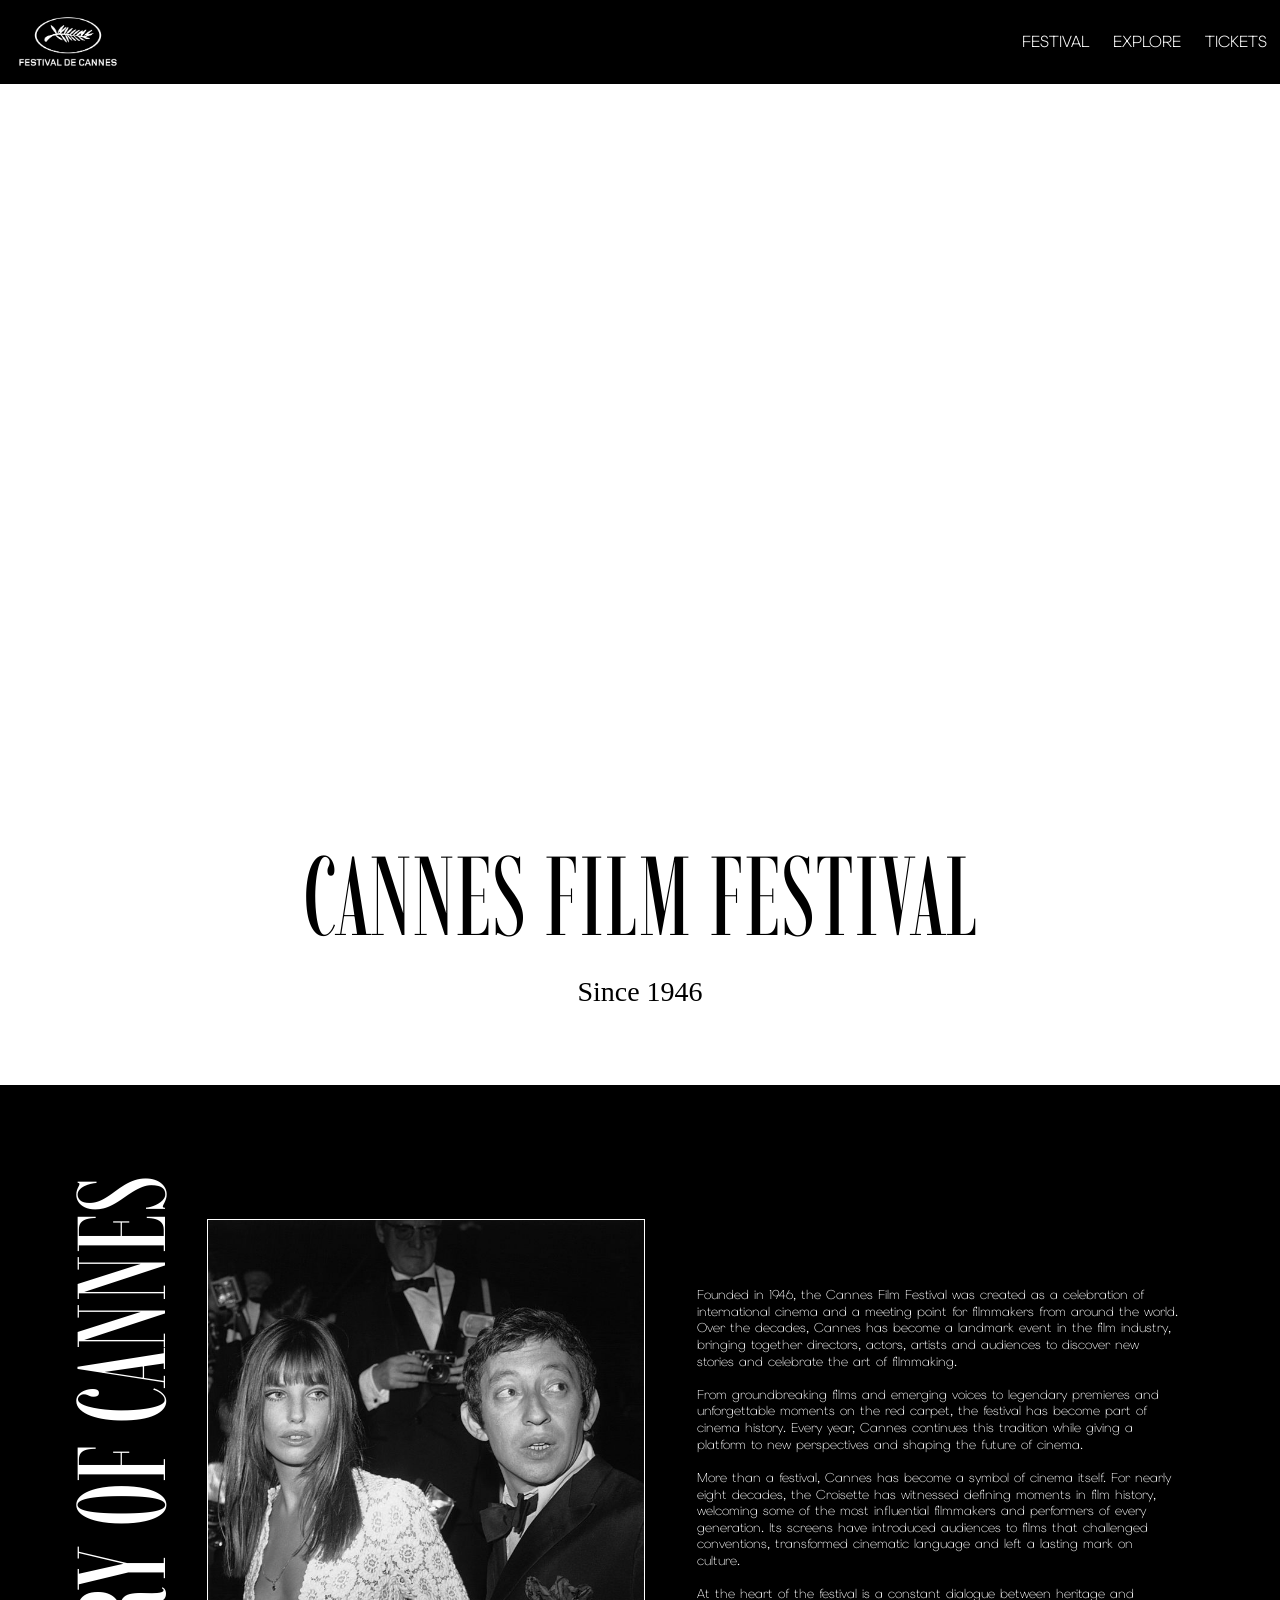
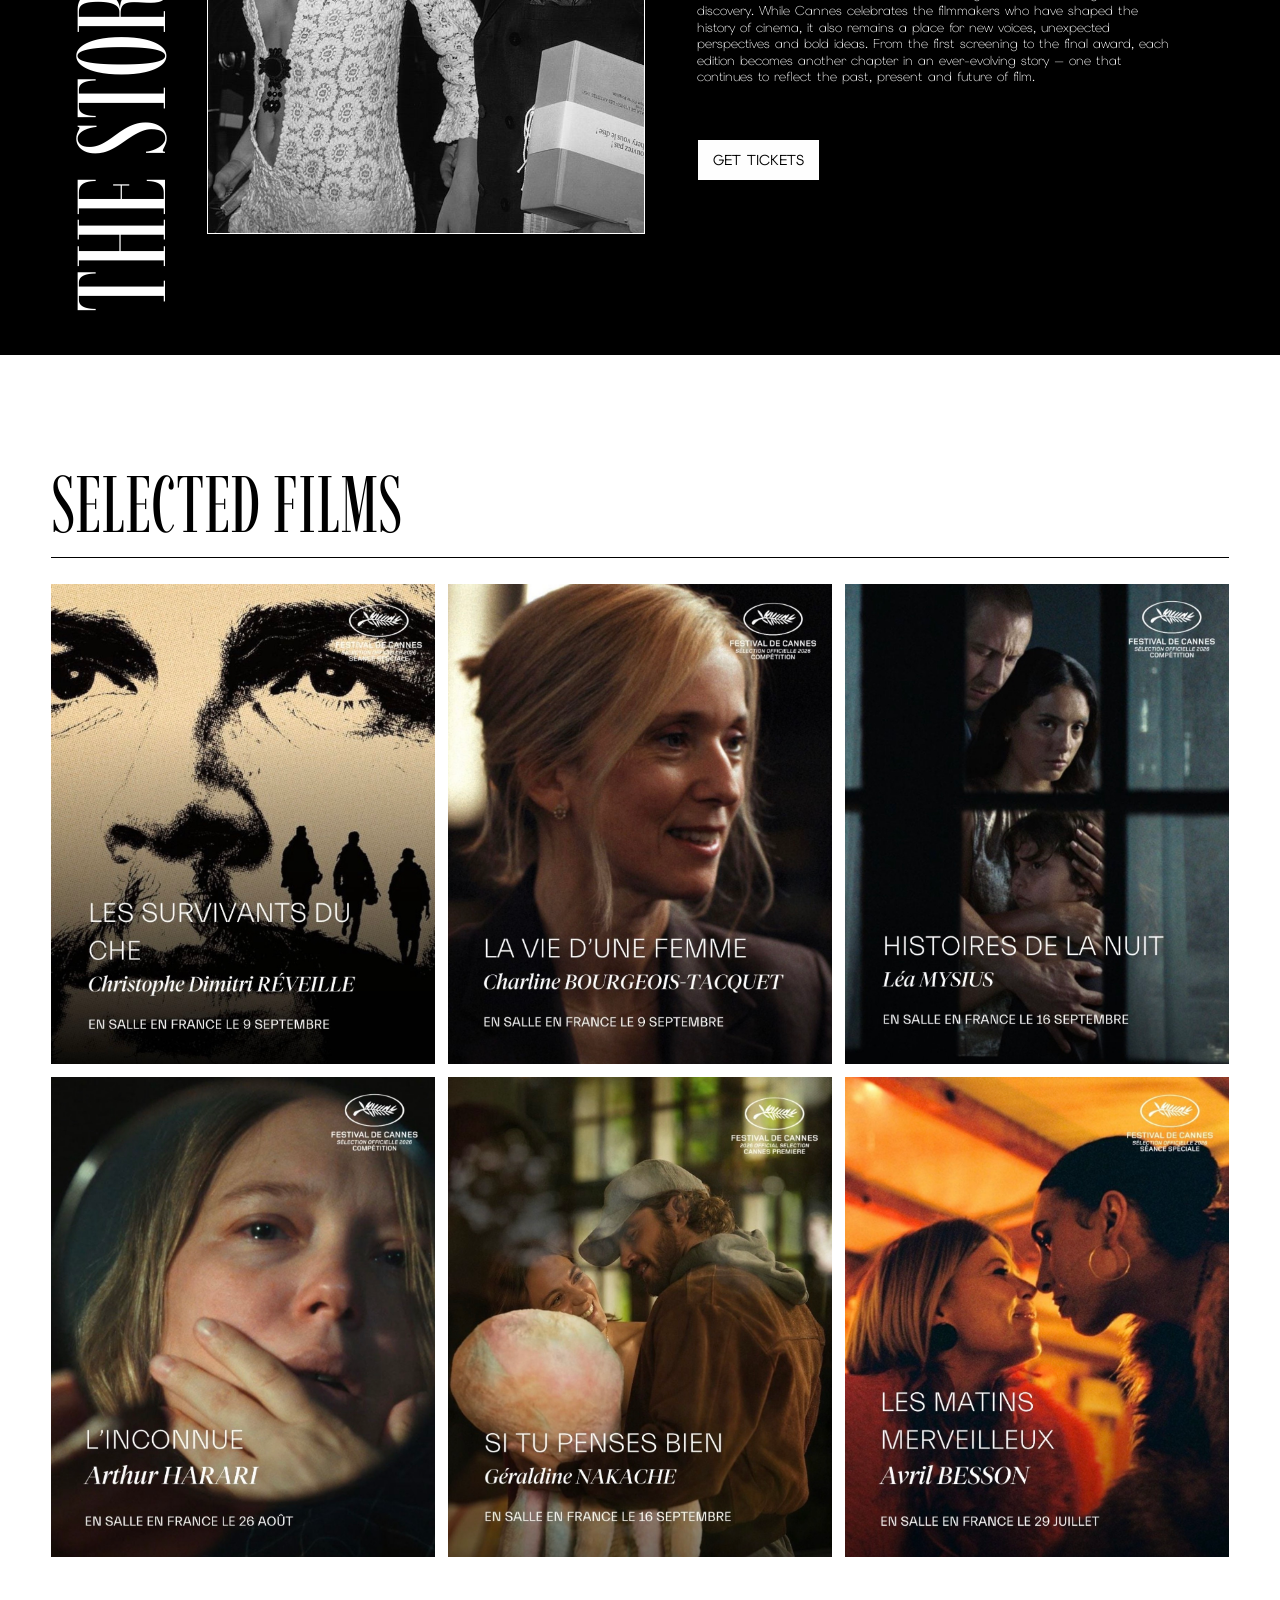
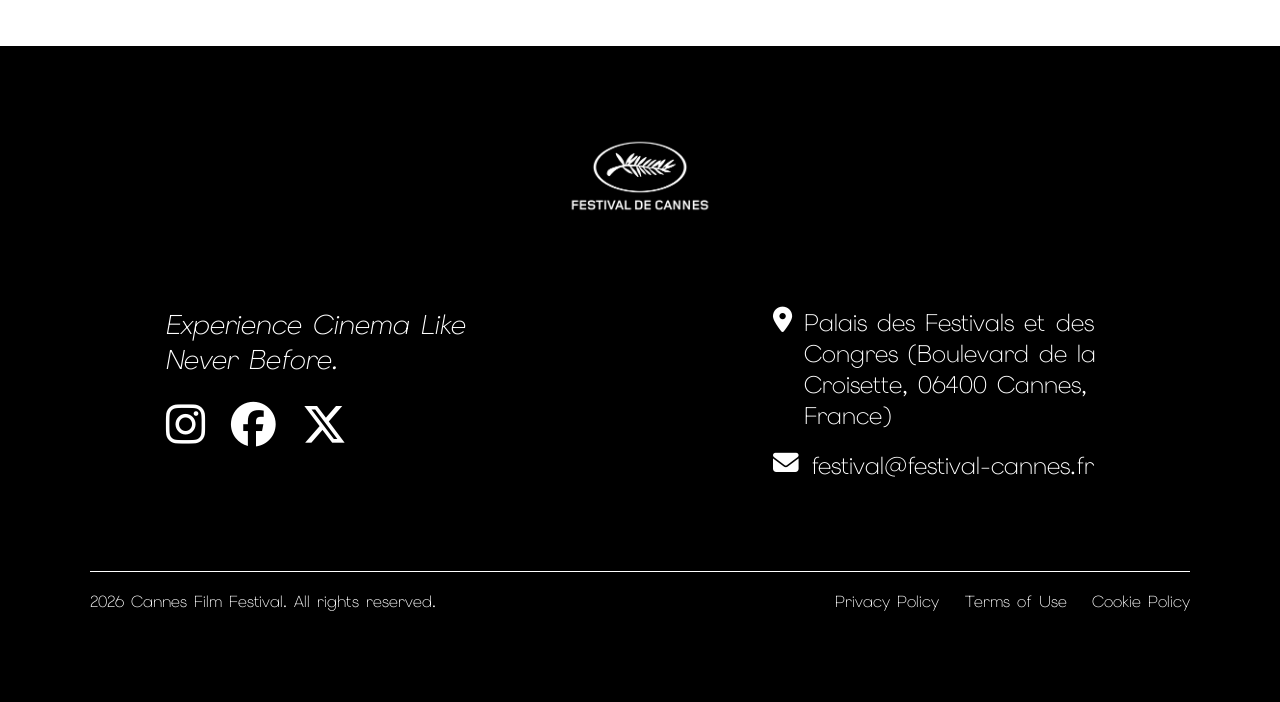
<file: index.html>
<!DOCTYPE html>
<html lang="en">
<head>
    <meta charset="UTF-8">
    <meta name="viewport" content="width=device-width, initial-scale=1.0">
    <title>Cannes Film Festival</title>

    <link rel="stylesheet" href="CSS/style.css">

    <!-- TIPOGRAFIA TÍTULO -->
    <link rel="preconnect" href="https://fonts.googleapis.com">
    <link rel="preconnect" href="https://fonts.gstatic.com" crossorigin>
    <link href="https://fonts.googleapis.com/css2?family=Alien+Block&family=Imbue:opsz,wght@10..100,100..900&display=swap" rel="stylesheet">

    <!-- TIPOGRAFIA SUBTITULO  -->
    <link rel="preconnect" href="https://fonts.googleapis.com">
    <link rel="preconnect" href="https://fonts.gstatic.com" crossorigin>
    <link href="https://fonts.googleapis.com/css2?family=Alien+Block&family=Homemade+Apple&family=Imbue:opsz,wght@10..100,100..900&display=swap" rel="stylesheet">

    <!-- TIPOGRAFIA CUERPO  -->
    <link rel="preconnect" href="https://fonts.googleapis.com">
    <link rel="preconnect" href="https://fonts.gstatic.com" crossorigin>
    <link href="https://fonts.googleapis.com/css2?family=Alien+Block&family=Elms+Sans:ital,wght@0,100..900;1,100..900&family=Homemade+Apple&family=Imbue:opsz,wght@10..100,100..900&display=swap" rel="stylesheet">

    <!-- ICONOS FONT AWESOME -->
    <link rel="stylesheet" href="https://cdnjs.cloudflare.com/ajax/libs/font-awesome/6.7.2/css/all.min.css">

</head>
<body>
    <!-- MENU  -->
    <div class="menu">
        <a href="index.html" class="logo">
            <img src="Gallery/logotipo.png" alt="">
        </a>

        <nav class="nav-desktop">
            <ul>
                <li><a href="index.html">FESTIVAL</a></li>
                <li><a href="explore.html">EXPLORE</a></li>
                <li><a href="tickets.html">TICKETS</a></li>
            </ul>
        </nav>

        <div class="hamb" id="botonMenu">
            <i class="fa-solid fa-bars" id="iconoAbrir"></i>
            <i class="fa-solid fa-xmark" id="iconoCerrar"></i>
        </div>

        <nav class="nav-mobile">
            <ul>
                <li><a href="index.html">FESTIVAL</a></li>
                <li><a href="explore.html">EXPLORE</a></li>
                <li><a href="tickets.html">TICKETS</a></li>
            </ul>
        </nav>
    </div>


    <header class="hero-home">
        <div class="carrusel">
            <img src="Gallery/Carrusell.jpeg" alt="">
            <img src="Gallery/Carrusell 2.jpeg" alt="">
            <img src="Gallery/Carrusell 3.jpeg" alt="">
            <img src="Gallery/Carrusell 4.jpeg" alt="">
            <img src="Gallery/Carrusell 5.jpeg" alt="">
        </div>
    </header>

    <main>
        <section>
            <h1 class="titulo-hero">CANNES FILM FESTIVAL</h1>

            <h2 class="texto">
            Since 1946
            </h2>
        </section>

    <!-- Historia de Cannes  -->
     
    <div class="room-block">
                <div class="room-top">
                    <h1>THE STORY OF CANNES</h1>
                </div>

                <div class="room-content">
                    <div class="room-design">
                        <img src="Gallery/home2.jpeg" alt="">
                    </div>

                    <div class="room-text">
                        <p>
                            Founded in 1946, the Cannes Film Festival was created as a celebration of international cinema and a meeting point for filmmakers from around the world. Over the decades, Cannes has become a landmark event in the film industry, bringing together directors, actors, artists and audiences to discover new stories and celebrate the art of filmmaking.

                            From groundbreaking films and emerging voices to legendary premieres and unforgettable moments on the red carpet, the festival has become part of cinema history. Every year, Cannes continues this tradition while giving a platform to new perspectives and shaping the future of cinema.

                            More than a festival, Cannes has become a symbol of cinema itself. For nearly eight decades, the Croisette has witnessed defining moments in film history, welcoming some of the most influential filmmakers and performers of every generation. Its screens have introduced audiences to films that challenged conventions, transformed cinematic language and left a lasting mark on culture.
                            
                            At the heart of the festival is a constant dialogue between heritage and discovery. While Cannes celebrates the filmmakers who have shaped the history of cinema, it also remains a place for new voices, unexpected perspectives and bold ideas. From the first screening to the final award, each edition becomes another chapter in an ever-evolving story — one that continues to reflect the past, present and future of film.
                        </p>
                    </div>

                </div>

                <div class="boton">
                    <a href = "tickets.html">Get tickets</a>
                </div>
    </div>

   


    <!-- Galeria peliculas seleccionadas -->

         <div class="room-top selected-top">
            <h1>SELECTED FILMS</h1>
        </div>
    
        <section class="gallery">

            <div class="column">
                <img src="Gallery/selected_films1.jpeg" alt="">
                <img src="Gallery/selected_films4.jpeg" alt="">
            </div>

            <div class="column">
                <img src="Gallery/selected_films2.jpeg" alt="">
                <img src="Gallery/selected_films5.jpeg" alt="">
            </div>

            <div class="column">
                <img src="Gallery/selected_films3.jpeg" alt="">
                <img src="Gallery/selected_films6.jpeg" alt="">

            </div>

        </section>


    
    <!-- FOOTER -->
  <footer>

        <div class="footer-logo">
            <img src="Gallery/logotipo.png" alt="Cannes Film Festival">
        </div>

        <div class="footersection">
            <ul>
                <li>
                    <a href="tickets.html"></a>
                </li>
            </ul>
        </div>

        <div class="footersection">
            <div>
                <ul>
                    <li>
                        <a href="https://www.instagram.com/festivaldecannes/?hl=es">
                            <i class="fa-brands fa-instagram"></i>
                        </a>
                    </li>
                    <li>
                        <a href="https://www.facebook.com/festivaldecannes/?locale=es_ES">
                            <i class="fa-brands fa-facebook"></i>
                        </a>
                    </li>
                    <li>
                        <a href="https://x.com/Festival_Cannes">
                            <i class="fa-brands fa-x-twitter"></i>
                        </a>
                    </li>
                </ul>
            </div>
            <div>
                <ul>
                    <li>
                        <a href="#" class="footerlinks"><i class="fa-solid fa-location-dot"></i>
                            <p class="pfooter">Palais des Festivals et des Congres (Boulevard de la Croisette, 06400 Cannes, France)</p>
                        </a>
                    </li>
                    <li>
                        <a href="#" class="footerlinks"><i class="fa-solid fa-envelope"></i><p class="pfooter">festival@festival-cannes.fr</p></a>
                    </li>
                </ul>
            </div>
        </div>

        <div class="footersection">
            <p class="pfooter">2026 Cannes Film Festival. All rights reserved.</p>
            <ul>
                <li>
                    <a href="#">Privacy Policy</a>
                </li>
                <li>
                    <a href="#">Terms of Use</a>
                </li>
                <li>
                    <a href="#">Cookie Policy </a>
                </li>
            </ul>
        </div>
    </footer>


    <script src="JS/add.js"></script>
</body>
</html>
</file>
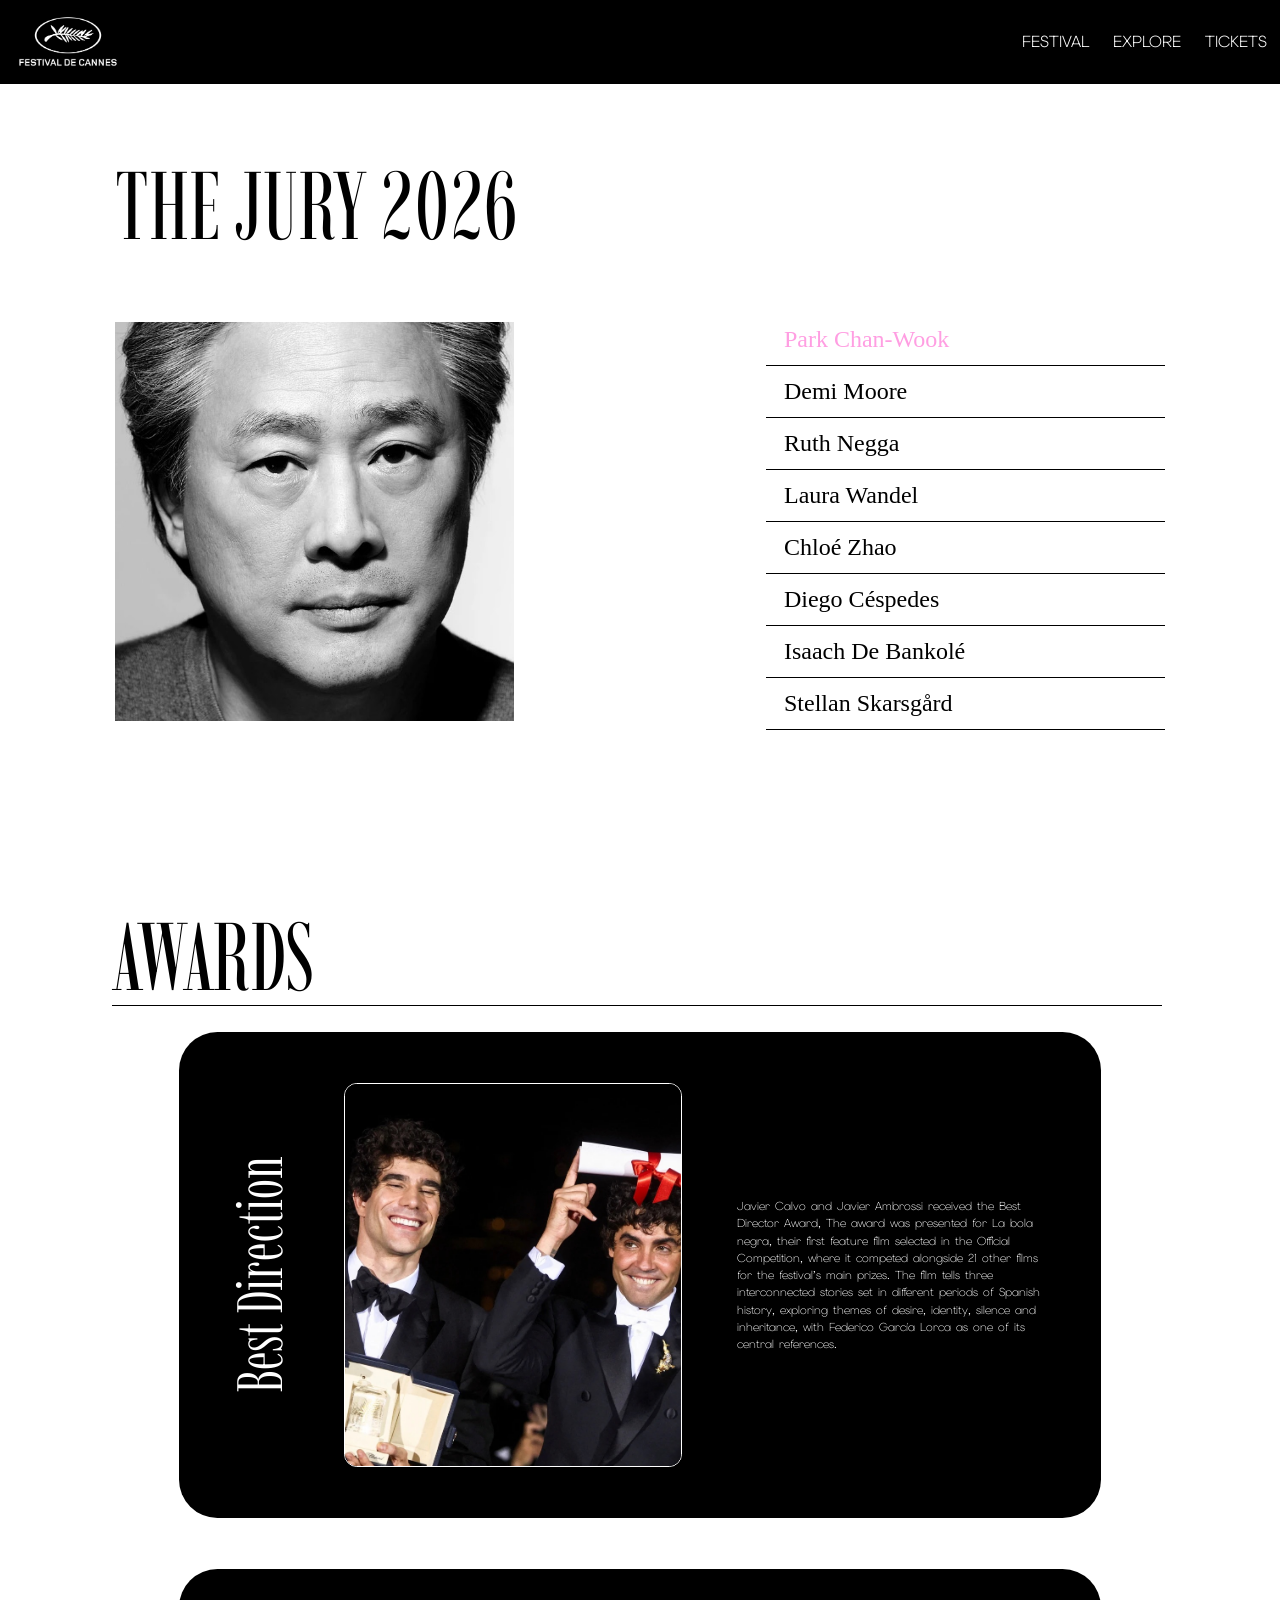
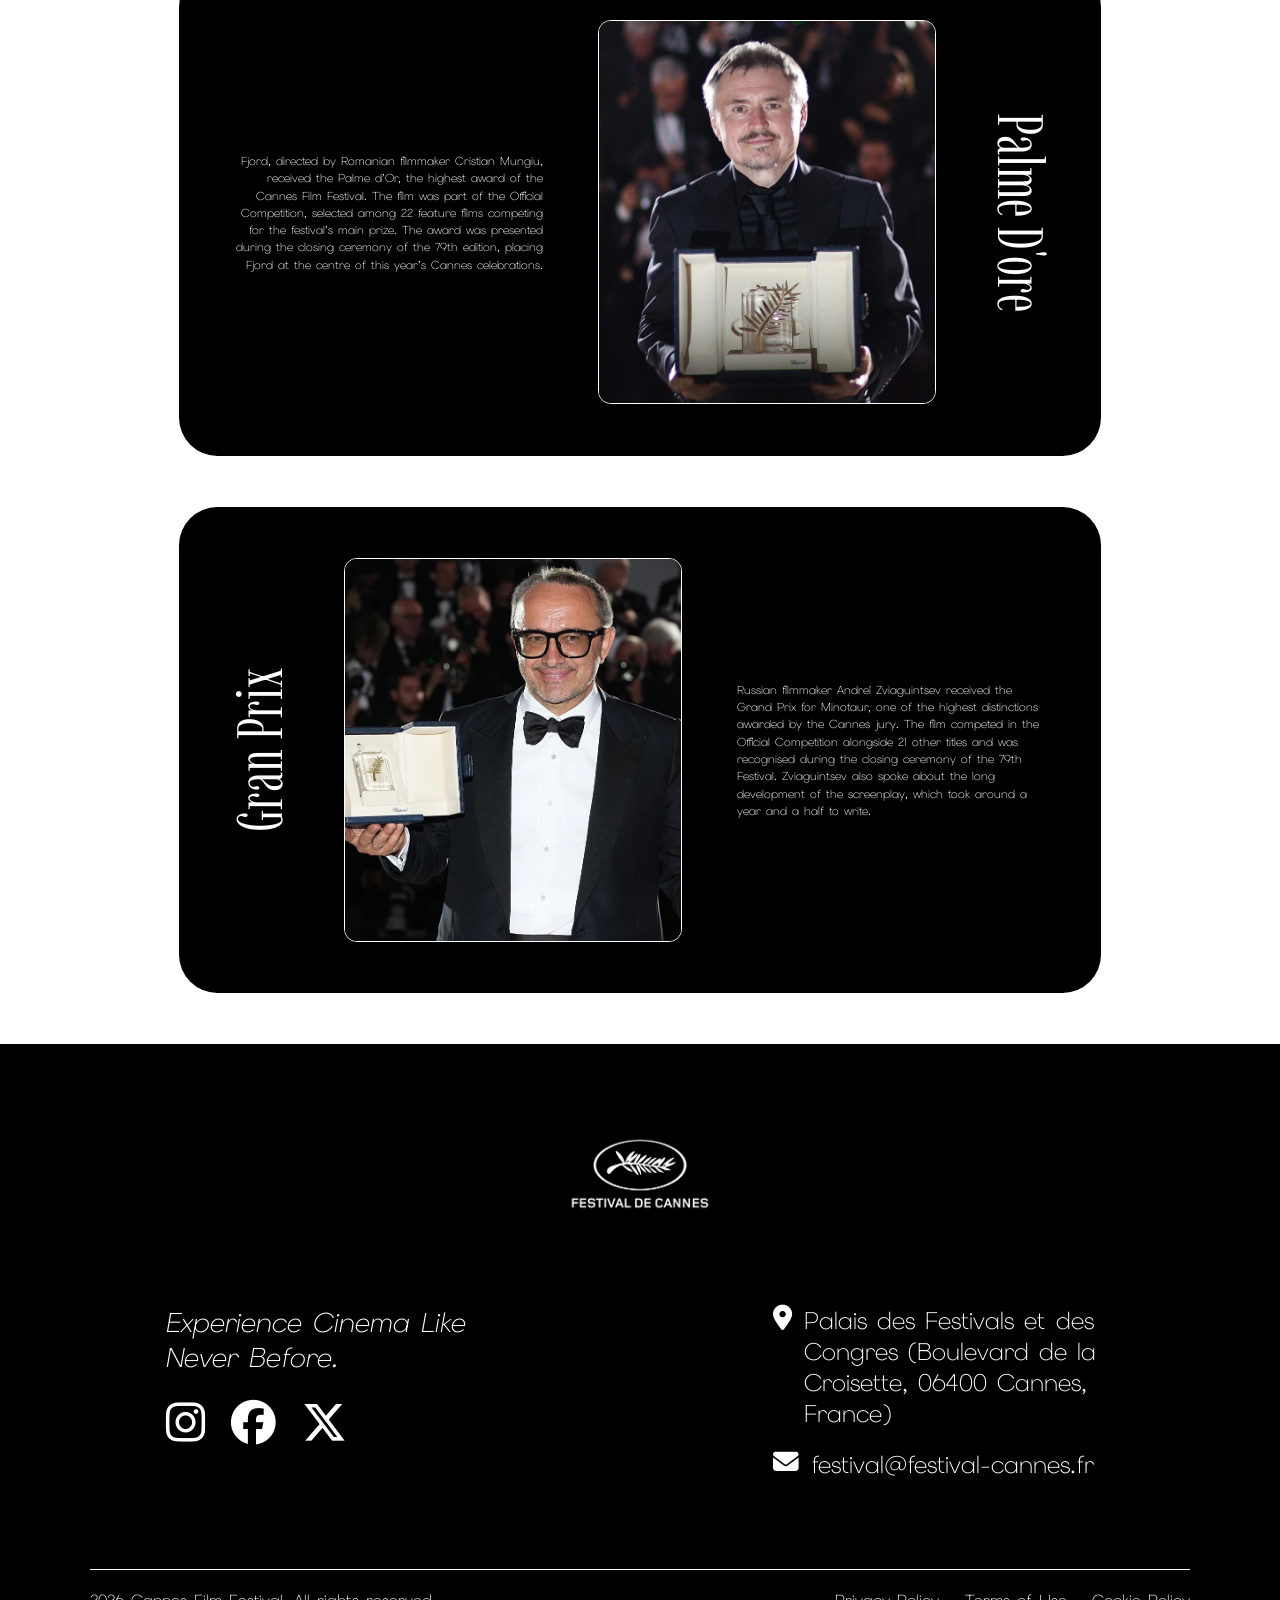
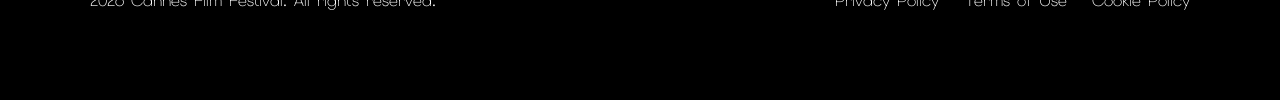
<file: explore.html>
<!DOCTYPE html>
<html lang="en">
<head>
    <meta charset="UTF-8">
    <meta name="viewport" content="width=device-width, initial-scale=1.0">
    <title>Cannes Film Festival</title>

    <link rel="stylesheet" href="CSS/style.css">

     <!-- TIPOGRAFIA TÍTULO -->
    <link rel="preconnect" href="https://fonts.googleapis.com">
    <link rel="preconnect" href="https://fonts.gstatic.com" crossorigin>
    <link href="https://fonts.googleapis.com/css2?family=Alien+Block&family=Imbue:opsz,wght@10..100,100..900&display=swap" rel="stylesheet">

    <!-- TIPOGRAFIA SUBTITULO  -->
    <link rel="preconnect" href="https://fonts.googleapis.com">
    <link rel="preconnect" href="https://fonts.gstatic.com" crossorigin>
    <link href="https://fonts.googleapis.com/css2?family=Alien+Block&family=Homemade+Apple&family=Imbue:opsz,wght@10..100,100..900&display=swap" rel="stylesheet">

    <!-- TIPOGRAFIA CUERPO  -->
    <link rel="preconnect" href="https://fonts.googleapis.com">
    <link rel="preconnect" href="https://fonts.gstatic.com" crossorigin>
    <link href="https://fonts.googleapis.com/css2?family=Alien+Block&family=Elms+Sans:ital,wght@0,100..900;1,100..900&family=Homemade+Apple&family=Imbue:opsz,wght@10..100,100..900&display=swap" rel="stylesheet">

     <!-- ICONOS FONT AWESOME -->
    <link rel="stylesheet" href="https://cdnjs.cloudflare.com/ajax/libs/font-awesome/6.7.2/css/all.min.css">

</head>
<body>
    <!-- MENU  -->
    <div class="menu">
        <a href="index.html" class="logo">
            <img src="Gallery/logotipo.png" alt="">
        </a>

        <nav class="nav-desktop">
            <ul>
                <li><a href="index.html">FESTIVAL</a></li>
                <li><a href="explore.html">EXPLORE</a></li>
                <li><a href="tickets.html">TICKETS</a></li>
            </ul>
        </nav>

        <div class="hamb" id="botonMenu">
            <i class="fa-solid fa-bars" id="iconoAbrir"></i>
            <i class="fa-solid fa-xmark" id="iconoCerrar"></i>
        </div>

        <nav class="nav-mobile">
            <ul>
                <li><a href="index.html">FESTIVAL</a></li>
                <li><a href="explore.html">EXPLORE</a></li>
                <li><a href="tickets.html">TICKETS</a></li>
            </ul>
        </nav>
    </div>
    
 <!-- Galeria jurado-->

  <section class="jury">

        <h1>THE JURY 2026</h1>

        <div class="jury-content">

            <!-- FOTOS -->
            <div class="jury-images">

                <img class="jury-photo photo-1 active"
                    src="Gallery/jurado5.jpeg"
                    alt="Park Chan-Wook">

                <img class="jury-photo photo-2"
                    src="Gallery/jurado1.jpeg"
                    alt="Demi Moore">

                <img class="jury-photo photo-3"
                    src="Gallery/jurado7.jpeg"
                    alt="Ruth Negga">

                <img class="jury-photo photo-4"
                    src="Gallery/jurado6.jpeg"
                    alt="Laura Wandel">

                <img class="jury-photo photo-5"
                    src="Gallery/jurado4.jpeg"
                    alt="Chloé Zhao">

                <img class="jury-photo photo-6"
                    src="Gallery/jurado3.jpeg"
                    alt="Diego Céspedes">

                <img class="jury-photo photo-7"
                    src="Gallery/jurado8.jpeg"
                    alt="Isaach De Bankolé">

                <img class="jury-photo photo-8"
                    src="Gallery/jurado2.jpeg"
                    alt="Stellan Skarsgård">

            

            </div>


            <!-- NOMBRES -->
            <div class="jury-names">

                <p class="name name-1">Park Chan-Wook</p>

                <p class="name name-2">Demi Moore</p>

                <p class="name name-3">Ruth Negga</p>

                <p class="name name-4">Laura Wandel</p>

                <p class="name name-5">Chloé Zhao</p>

                <p class="name name-6">Diego Céspedes</p>

                <p class="name name-7">Isaach De Bankolé</p>

                <p class="name name-8">Stellan Skarsgård</p>

            </div>

        </div>

    </section>


 <!-- Awards  -->

        <h1 class="awards-title">AWARDS</h1>
     
        <div class="room-block award">

            <div class="room-content">

                <div class="room-top">
                    <h1>Best Direction</h1>
                </div>

                <div class="room-design">
                    <img src="Gallery/premio1.jpeg" alt="">
                </div>

                <div class="room-text">
                    <p>Javier Calvo and Javier Ambrossi received the Best Director Award, The award was presented for La bola negra, their first feature film selected in the Official Competition, where it competed alongside 21 other films for the festival’s main prizes. The film tells three interconnected stories set in different periods of Spanish history, exploring themes of desire, identity, silence and inheritance, with Federico García Lorca as one of its central references.</p>
                </div>

            </div>

        </div>

        <div class="room-block award reverse">

            <div class="room-content">

                <div class="room-text">
                    <p>Fjord, directed by Romanian filmmaker Cristian Mungiu, received the Palme d’Or, the highest award of the Cannes Film Festival. The film was part of the Official Competition, selected among 22 feature films competing for the festival’s main prize. The award was presented during the closing ceremony of the 79th edition, placing Fjord at the centre of this year’s Cannes celebrations.</p>
                </div>

                <div class="room-design">
                    <img src="Gallery/premio2.jpeg" alt="">
                </div>

                <div class="room-top">
                    <h1>Palme D'ore</h1>
                </div>

            </div>

        </div>

        <div class="room-block award">

            <div class="room-content">

                <div class="room-top">
                    <h1>Gran Prix</h1>
                </div>

                <div class="room-design">
                    <img src="Gallery/premio3.jpeg" alt="">
                </div>

                <div class="room-text">
                    <p>Russian filmmaker Andreï Zviaguintsev received the Grand Prix for Minotaur, one of the highest distinctions awarded by the Cannes jury. The film competed in the Official Competition alongside 21 other titles and was recognised during the closing ceremony of the 79th Festival. Zviaguintsev also spoke about the long development of the screenplay, which took around a year and a half to write.</p>
                </div>

            </div>

        </div>



   <!-- FOOTER -->
    <footer>

        <div class="footer-logo">
            <img src="Gallery/logotipo.png" alt="Cannes Film Festival">
        </div>

        <div class="footersection">
            <ul>
                <li>
                    <a href="tickets.html"></a>
                </li>
            </ul>
        </div>

        <div class="footersection">
            <div>
                <ul>
                    <li>
                        <a href="https://www.instagram.com/festivaldecannes/?hl=es">
                            <i class="fa-brands fa-instagram"></i>
                        </a>
                    </li>
                    <li>
                        <a href="https://www.facebook.com/festivaldecannes/?locale=es_ES">
                            <i class="fa-brands fa-facebook"></i>
                        </a>
                    </li>
                    <li>
                        <a href="https://x.com/Festival_Cannes">
                            <i class="fa-brands fa-x-twitter"></i>
                        </a>
                    </li>
                </ul>
            </div>
            <div>
                <ul>
                    <li>
                        <a href="#" class="footerlinks"><i class="fa-solid fa-location-dot"></i><p class="pfooter">Palais des Festivals et des Congres (Boulevard de la Croisette, 06400 Cannes, France)</p></a>
                    </li>
                    <li>
                        <a href="#" class="footerlinks"><i class="fa-solid fa-envelope"></i><p class="pfooter">festival@festival-cannes.fr</p></a>
                    </li>
                </ul>
            </div>
        </div>

        <div class="footersection">
            <p class="pfooter">2026 Cannes Film Festival. All rights reserved.</p>
            <ul>
                <li>
                    <a href="#">Privacy Policy</a>
                </li>
                <li>
                    <a href="#">Terms of Use</a>
                </li>
                <li>
                    <a href="#">Cookie Policy </a>
                </li>
            </ul>
        </div>
    </footer>


    <script src="JS/add.js"></script>
</body>
</html>
</file>
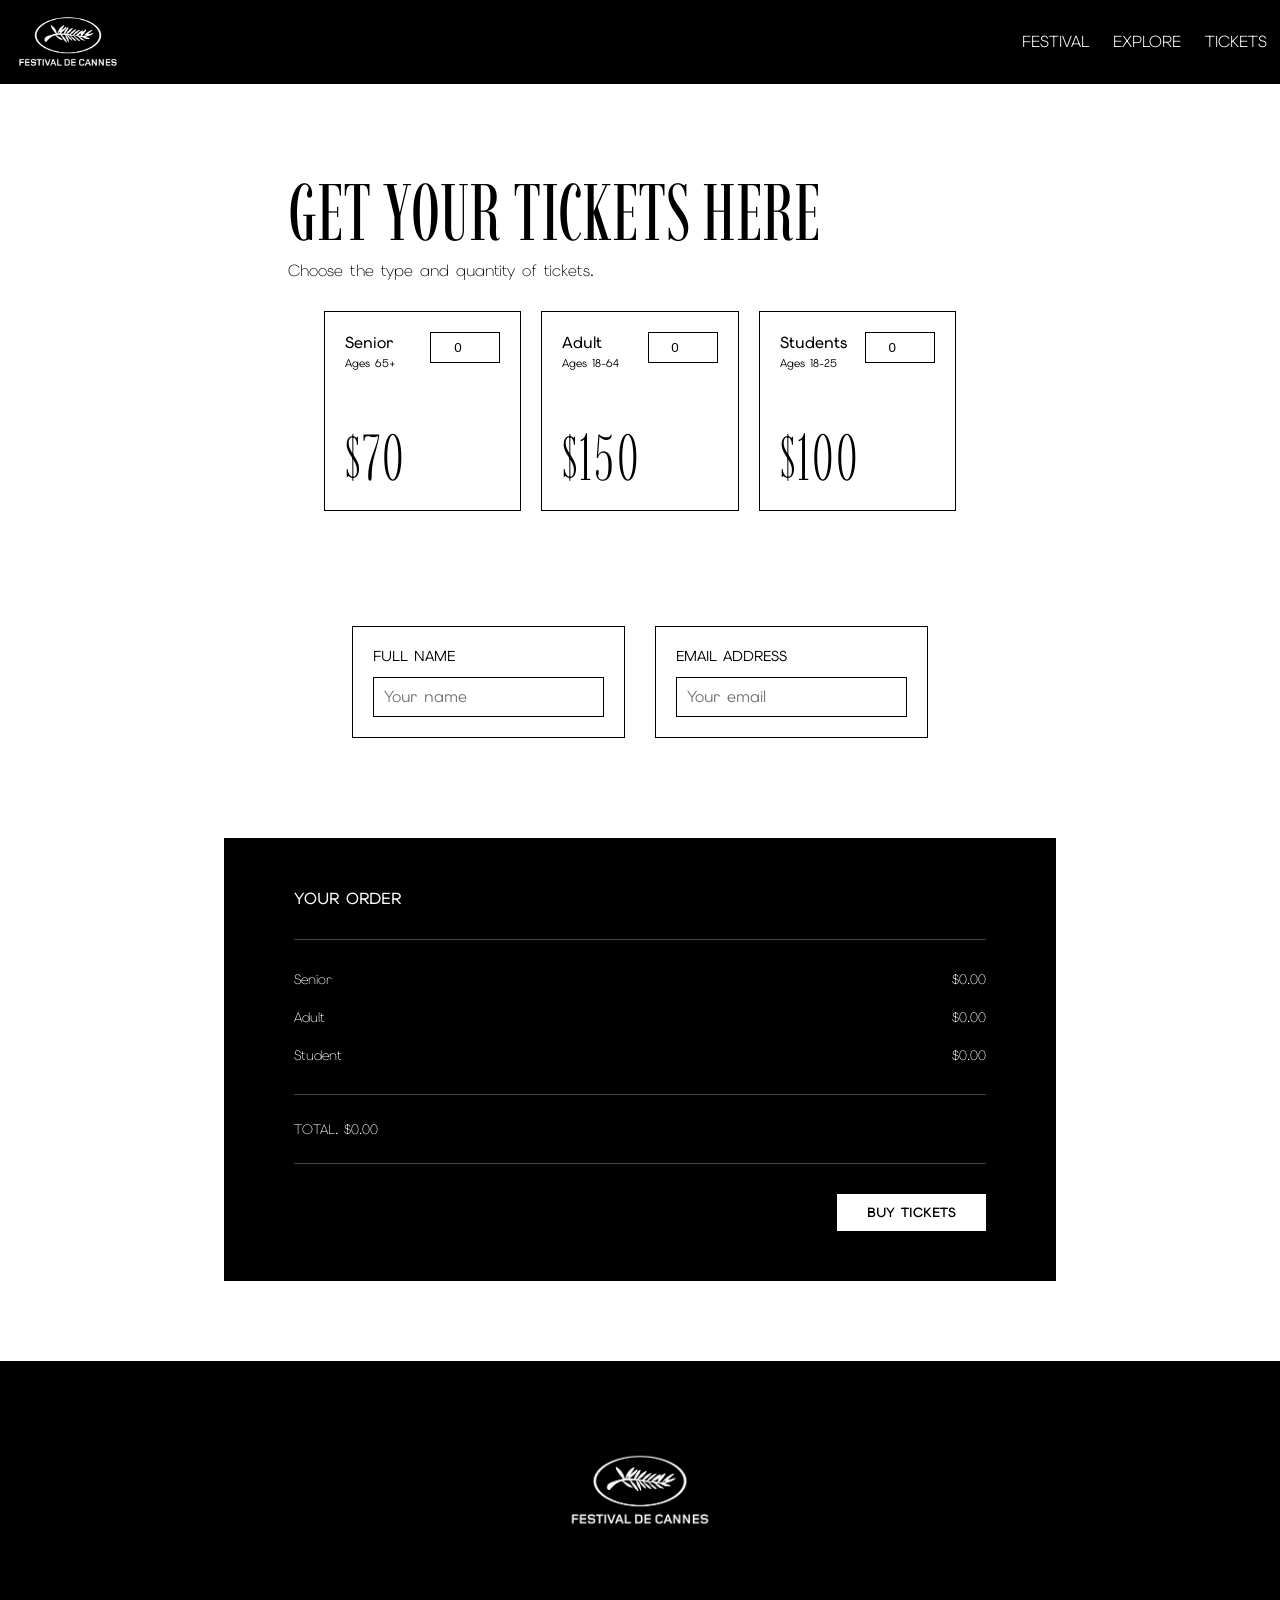
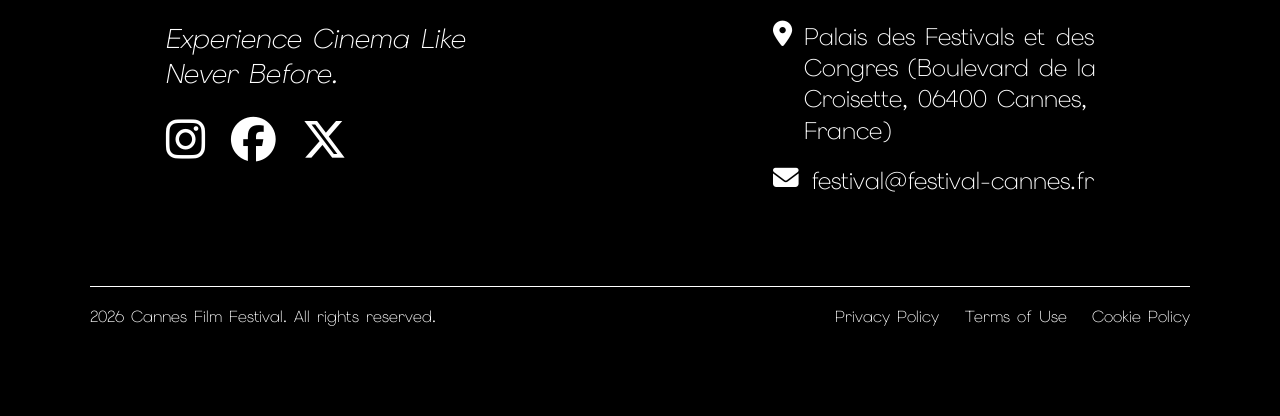
<file: tickets.html>
<!DOCTYPE html>
<html lang="en">
<head>
    <meta charset="UTF-8">
    <meta name="viewport" content="width=device-width, initial-scale=1.0">
    <title>Cannes Film Festival</title>

    <link rel="stylesheet" href="CSS/style.css">

     <!-- TIPOGRAFIA TÍTULO -->
    <link rel="preconnect" href="https://fonts.googleapis.com">
    <link rel="preconnect" href="https://fonts.gstatic.com" crossorigin>
    <link href="https://fonts.googleapis.com/css2?family=Alien+Block&family=Imbue:opsz,wght@10..100,100..900&display=swap" rel="stylesheet">

    <!-- TIPOGRAFIA SUBTITULO  -->
    <link rel="preconnect" href="https://fonts.googleapis.com">
    <link rel="preconnect" href="https://fonts.gstatic.com" crossorigin>
    <link href="https://fonts.googleapis.com/css2?family=Alien+Block&family=Homemade+Apple&family=Imbue:opsz,wght@10..100,100..900&display=swap" rel="stylesheet">

    <!-- TIPOGRAFIA CUERPO  -->
    <link rel="preconnect" href="https://fonts.googleapis.com">
    <link rel="preconnect" href="https://fonts.gstatic.com" crossorigin>
    <link href="https://fonts.googleapis.com/css2?family=Alien+Block&family=Elms+Sans:ital,wght@0,100..900;1,100..900&family=Homemade+Apple&family=Imbue:opsz,wght@10..100,100..900&display=swap" rel="stylesheet">
     
    <!-- ICONOS FONT AWESOME -->
    <link rel="stylesheet" href="https://cdnjs.cloudflare.com/ajax/libs/font-awesome/6.7.2/css/all.min.css">
    
</head>
<body>

    <!-- MENU  -->
    <div class="menu">
        <a href="index.html" class="logo">
            <img src="Gallery/logotipo.png" alt="">
        </a>

        <nav class="nav-desktop">
            <ul>
                <li><a href="index.html">FESTIVAL</a></li>
                <li><a href="explore.html">EXPLORE</a></li>
                <li><a href="tickets.html">TICKETS</a></li>
            </ul>
        </nav>

        <div class="hamb" id="botonMenu">
            <i class="fa-solid fa-bars" id="iconoAbrir"></i>
            <i class="fa-solid fa-xmark" id="iconoCerrar"></i>
        </div>

        <nav class="nav-mobile">
            <ul>
                <li><a href="index.html">FESTIVAL</a></li>
                <li><a href="explore.html">EXPLORE</a></li>
                <li><a href="tickets.html">TICKETS</a></li>
            </ul>
        </nav>
    </div>

     <section class="tabla">
            <div>
                <div>
                 <h1> GET YOUR TICKETS HERE</h1>
                 <p>Choose the type and quantity of tickets.</p>
                </div>
                <div>
                    <div>
                        <div>
                            <label>Senior</label>
                            <label>Ages 65+</label>
                        </div>
                        <input type="number" min="0" max="10" value="0" id="cant-senior" data-precio="70">
                        <p class="precio-grande">$70</p>

                    </div>
                    <div>
                        <div>
                            <label>Adult</label>
                            <label>Ages 18-64</label>
                        </div>
                        <input type="number" min="0" max="10" value="0" id="cant-adult" data-precio="150">
                        <p class="precio-grande">$150</p>
                    </div>
                    <div>
                        <div>
                            <label>Students</label>
                            <label>Ages 18-25</label>
                        </div>
                        <input type="number" min="0" max="10" value="0" id="cant-student" data-precio="100">
                        <p class="precio-grande">$100</p>

                    </div>
                   
                </div>
            </div>
       </section>

        
        <section class="datos-comprador">

            <div class="campo">
                <label for="nameInput">FULL NAME</label>
                <input type="text" id="nameInput" placeholder="Your name">
            </div>

            <div class="campo">
                <label for="emailInput">EMAIL ADDRESS</label>
                <input type="email" id="emailInput" placeholder="Your email">
            </div>

        </section>
       
        <section class="saldo">
         <div>
             <p>YOUR ORDER</p>
         </div>
             <div>
                <div>
                    <div>
                        <p>Senior</p>
                        <p id="precio-senior">$0.00</p>
                    </div>
                    <div>
                        <p>Adult</p>
                        <p id="precio-adult">$0.00</p>
                    </div>
                    <div>
                        <p>Student</p>
                        <p id="precio-student">$0.00</p>
                    </div>
                </div>
            </div>
             <div>
                 <p>TOTAL. <span id="total">$0.00</span></p>
             </div>
             <div>
                <form>
                    <input type="button" id="modalBuy" value="BUY TICKETS">
                </form>

                <p id="purchaseMessage"></p>
             </div>
        </section>

         
        <!-- VENTANA DE CONFIRMACIÓN -->

        <div class="ticket-modal" id="ticketModal">

            <div class="modal-content">

                <button class="modal-close" id="modalClose">×</button>

                <h2>THANK YOU!</h2>

                <p>Your tickets have been successfully purchased
                and a confirmation email has been sent to:</p>

                <p id="confirmationEmail"></p>

            </div>

        </div>
    
   <!-- FOOTER -->
    <footer>

        <div class="footer-logo">
            <img src="Gallery/logotipo.png" alt="Cannes Film Festival">
        </div>

        <div class="footersection">
            <ul>
                <li>
                    <a href="tickets.html"></a>
                </li>
            </ul>
        </div>

        <div class="footersection">
            <div>
                <ul>
                    <li>
                        <a href="https://www.instagram.com/festivaldecannes/?hl=es">
                            <i class="fa-brands fa-instagram"></i>
                        </a>
                    </li>
                    <li>
                        <a href="https://www.facebook.com/festivaldecannes/?locale=es_ES">
                            <i class="fa-brands fa-facebook"></i>
                        </a>
                    </li>
                    <li>
                        <a href="https://x.com/Festival_Cannes">
                            <i class="fa-brands fa-x-twitter"></i>
                        </a>
                    </li>
                </ul>
            </div>
            <div>
                <ul>
                    <li>
                        <a href="#" class="footerlinks"><i class="fa-solid fa-location-dot"></i><p class="pfooter">Palais des Festivals et des Congres (Boulevard de la Croisette, 06400 Cannes, France)</p></a>
                    </li>
                    <li>
                        <a href="#" class="footerlinks"><i class="fa-solid fa-envelope"></i><p class="pfooter">festival@festival-cannes.fr</p></a>
                    </li>
                </ul>
            </div>
        </div>

        <div class="footersection">
            <p class="pfooter">2026 Cannes Film Festival. All rights reserved.</p>
            <ul>
                <li>
                    <a href="#">Privacy Policy</a>
                </li>
                <li>
                    <a href="#">Terms of Use</a>
                </li>
                <li>
                    <a href="#">Cookie Policy </a>
                </li>
            </ul>
        </div>
    </footer>


    <script src="JS/add.js"></script>
</body>
</html>
</file>
<file: CSS/style.css>
* {
    padding: 0;
    margin: 0;
    box-sizing: border-box; 
}

body {
    background-color: white;
    color: black;
}

ul {
    list-style: none;
}

a {
    text-decoration: none;
    color: white;
}





/* TIPOGRAFÍAS */
/* Tipografía Título */

h1 {
  font-family: "Imbue", serif;
  font-optical-sizing: auto;
  font-weight: 400;
  font-style: normal;
}

h2 {
  font-family: "Homemade Apple", cursive;
  font-weight: 400;
  font-style: normal;
}

p {
  font-family: "Elms Sans", sans-serif;
  font-optical-sizing: auto;
  font-weight: 200;
  font-style: normal;
}

.pfooter ul li a {
  font-family: "Elms Sans", sans-serif;
  font-optical-sizing: auto;
  font-weight: 200;
  font-style: normal;
}

.nav-desktop {
  font-family: "Elms Sans", sans-serif;
  font-optical-sizing: auto;
  font-weight: 300;
  font-style: normal;
}



/* MENÚ*/
.logo {
    padding-left: 1vw;
    display: block;
}
.logo img{
    width: 110px;
    height: auto;
    display: block;
}

.menu a {
    text-decoration: none;
    color: white;
}

.menu {
    display: flex;
    justify-content: space-between;
    align-items: center;
    background-color: black;
    padding-top: 1vw;
    padding-bottom: 1vw;
    padding-right: 1vw;
}

.menu ul{
    display: flex;
    gap: 1.5rem;
    list-style: none;
}

.nav-desktop a{
    transition: color 0.3s ease;
}

.nav-desktop a:hover{
    color: #ff9ee2;
}

/*Menú Tablet & Móvil*/
.nav-mobile {
    width: 100%;
    height: 100%;
    position: fixed;
    top: 0;
    left: 0;
    background-color: black;
    z-index: 9999;

    overflow: hidden;
    max-height: 0;
    transition: max-height 0.5s;
}

.menu-mobile {
    height: 100%;
    display: flex;
    flex-direction: column;
    justify-content: center;
    align-items: center;
    gap: 30px;
}

.menu-mobile li a {
    font-size: 40px;
    color: white;
}

/*Menú Iconos*/
.hamb {
    display: none;
    cursor: pointer;
    font-size: 30px;
    color: white;
    z-index: 10000;
    position: relative;
}

.hamb .fa-xmark {
    display: none;
    color: white;
    padding: 20px;
}

.nav-mobile.abierto{
    max-height: 100%;
}

.hamb.abierto .fa-bars{
    display: none;
}

.hamb.abierto .fa-xmark{
    display: block;
}

/* 1) FESTIVAL */
/* CarruselL*/

.carrusel{
    position: relative;
    width: 100%;
    aspect-ratio: 16 / 9;
    overflow: hidden;
    margin-top: 0vw;
}

.carrusel img{
    height: 100%;
    width: 100%;
    top: 0;
    left: 0;
    object-fit: cover;
    position: absolute;
    opacity: 0;
    animation: carrusel 30s infinite;
}

.carrusel img:nth-child(2){
    animation-delay: 6s;
}

.carrusel img:nth-child(3){
    animation-delay: 12s;
}

.carrusel img:nth-child(4){
    animation-delay: 18s;
}

.carrusel img:nth-child(5){
    animation-delay: 24s;
}

@keyframes carrusel{
    0%   { opacity: 0;}
    5%   { opacity: 1;}
    20%  { opacity: 1;}
    25%  { opacity: 0;}
    100% { opacity: 0;}
}

.carrusel::after{
    width: 8px;
    height: 8px;
    margin-left: -6px;
    border-radius: 50%;
    left: 50%;
    bottom: 20px;
    content: "";
    position: absolute;
    background-color: rgba(255, 255, 255, 0.5);
    box-shadow:-48px 0 rgba(255, 255, 255, 0.5),
               -24px 0 rgba(255, 255, 255, 0.5),
                24px 0 rgba(255, 255, 255, 0.5),
                48px 0 rgba(255, 255, 255, 0.5);
    z-index: 1;
}

.carrusel::before {
    width: 8px;
    height: 8px;
    margin-left: -6px;
    border-radius: 50%;
    left: 50%;
    bottom: 20px;
    content: "";
    position: absolute;
    background-color: white;
    z-index: 2;
    animation: punto 30s step-end infinite;
}

@keyframes punto {
    0%   { transform: translateX(-48px);}
    20%  { transform: translateX(-24px);}
    40%  { transform: translateX(0);}
    60%  { transform: translateX(24px);}
    80%  { transform: translateX(48px);}
}
                


/* Hero */
.hero-home {
    position: relative;
    width: 100%;
}

.img-hero {
    width: 100%;
    display: block;
    padding-top: 0.5vw;
}


.titulo-hero {
    display: flex;
    justify-content: center;
    font-size: 7rem;
    margin-top: 2vw;
}


.texto {
    display: flex;
    justify-content: center;
    margin-top: 1vw;
    margin-bottom: 6vw;
    font-size: 1.75rem;
}

/* The Story of Cannes */

.room-block {
    display: flex;
    flex-wrap: wrap;
}

.gallery,
footer {
    width: 100%;
}

.room-top {
    width: 19%;
    display: flex;
    justify-content: center;
    align-items: center;
    color: black;
}

.room-top:first-child {
    width: 14.5%;
    padding: 3.25vw 0;
    background-color: black;
    color: white;
}

.room-top:first-child > * {
    writing-mode: vertical-rl;     
    transform: rotate(180deg);     
    font-family: "Imbue", serif;
    font-weight: 400;
    font-size: 9.75vw;            
    white-space: nowrap;
}

.room-content {
    display: flex;
    align-items: flex-start;
    padding-top: 14.5vw;
    flex: 1;
    background-color: black;
    color: white;
}

.room-design {
    width: 40%;
    margin-left: 2%;
    margin-top: -4vw;
}

.room-design img {
    width: 100%;
    height: auto;
    object-fit: cover;
    display: block;
    border: 1px solid white;
}


.room-text {
    width: 44%;
    margin-left: 4.7%;               
    margin-top: 0vw;              
}

.room-text p {
    font-size: 1vw;
    line-height: 1.3;
    white-space: pre-line;          
    margin-top: 0;  
}           

.boton {
    width: 100%;
    padding-left: 54.5%;            
    margin-top: -16.8vw;           
}

.boton > * {
    display: inline-block;
    padding: 10px 15px;
    background-color: #fefefe;
    color: black;
    font-family: "Elms Sans", sans-serif;
    font-size: 0.9rem;
    font-weight: 400;
    line-height: 20px;
    text-transform: uppercase;
}

.boton > *:hover {
    background-color: #ff9ee2;
}


/* Selected Films */
.gallery{
    display: flex;
    justify-content: center;
    gap: 1vw;
    padding-top: 2vw;
    padding-bottom: 7vw;
}

.column{
    display: flex;
    flex-direction: column;
    gap: 1vw;
    width: 30%;
}

.column img{
    width: 100%;
    aspect-ratio: 4 / 5;
    object-fit: cover;
    display: block;
    transition: transform 0.3s ease;
}

.column img:hover{
    transform: scale(1.05);
    position: relative;
    z-index: 1;
}

.selected-top {
    width: 100%;
    display: flex;
    justify-content: flex-start;
    padding: 4vw 4vw 0 4vw;
}

.room-top h1{
    margin-top: 50px;
    font-size: 80px;
    width: 50%; 
}

.selected-top h1 {
    white-space: nowrap;
    width: 130%;
    border-bottom: 1px solid rgb(0, 0, 0);
    padding-bottom: 5px;
}


/* 2) EXPLORE */
/* The Jury*/

.jury {
    background-color: white;
    color: black;

    padding: 5vw 9vw 14vw 9vw;
}

.jury > h1 {
    font-size: 6rem;
    font-weight: 400;
    margin-bottom: 4vw;
    
}

.jury-title {
    font-family: "Alien Block", sans-serif;
    font-size: 10rem;
    font-weight: 400;
    margin-bottom: 4vw;
}

.jury-content {
    display: flex;
    align-items: center;
    justify-content: space-between;
    gap: 6vw;
}

.jury-images {
    width: 38%;
    position: relative;
}

.jury-photo {
    width: 100%;
    height: 1/1;

    object-fit: cover;

    display: none;
}


/* Primera foto visible */

.jury-photo.active {
    display: block;
}

.jury-images > p {
    text-align: center;
    margin-top: 15px;
    font-family: "Elms Sans", sans-serif;
    font-size: 0.5rem;
    font-weight: 600;
}



.jury-names {
    width: 38%;
    display: flex;
    flex-direction: column;
}

.name {
    font-family: "Homemade Apple", cursive;
    font-size: 1.5rem;
    padding: 12px 18px;
    border-bottom: 1px solid black;
    cursor: pointer;
    transition: color 0.3s ease;
}


.name:hover {
    color: #ff9ee2;
}




/* Jurado nombre & foto  */

.name-1{
    color: #ff9ee2;
}

.jury-names:hover .name{
    color: black;
}

.jury-names .name:hover{
    color: #ff9ee2;
}

.jury-photo{
    animation: aparecer-foto 0.5s ease;
}

@keyframes aparecer-foto{
    from{ opacity: 0;}
    to { opacity: 1;}
}

.jury-content:has(.name:hover) .jury-photo{
    display: none;
}

.jury-content:has(.name-1:hover) .photo-1{
    display: block;
}

.jury-content:has(.name-2:hover) .photo-2{
    display: block;
}

.jury-content:has(.name-3:hover) .photo-3{
    display: block;
}

.jury-content:has(.name-4:hover) .photo-4{
    display: block;
}

.jury-content:has(.name-5:hover) .photo-5{
    display: block;
}

.jury-content:has(.name-6:hover) .photo-6{
    display: block;
}

.jury-content:has(.name-7:hover) .photo-7{
    display: block;
}

.jury-content:has(.name-8:hover) .photo-8{
    display: block;
}




/* Awards */

.jury + h1,
.awards-title {
    font-size: 6rem;
    font-weight: 400px;
    margin: 0 0 2vw 8.75vw;
    text-align: left;
    line-height: 1;
}

.awards-title {
    font-weight: 400;
    font-size: 7vw;
    margin-top: 7vw;
    margin-bottom: 10vw;
    margin-left: 8.75vw;
    width: 82%;
    border-bottom: 1px solid rgb(0, 0, 0);

}


.award {
    width: 72%;
    margin: 0 auto 4vw auto;
    display: block;
}


.award .room-content {
    width: 100%;
    min-height: 38vw;
    display: flex;
    flex-wrap: nowrap;
    align-items: center;
    justify-content: space-between;

    background-color: black;
    color: white;
    border-radius: 3vw;
    padding: 3vw;

    box-sizing: border-box;
}


.award .room-top {
    width: 10%;
    background-color: transparent;
    padding: 0;
    margin: 0;

    display: flex;
    align-items: center;
    justify-content: center;
}

.award .room-top h1 {
    margin: 0;
    width: auto;
    font-size: 5vw;
    font-weight: 300;
    white-space: nowrap;
    writing-mode: vertical-rl;
    transform: rotate(180deg);
    color: #fefefe;
}

.award .room-design {
    width: 40%;
    margin: 0;
    padding: 0;
    background-color: transparent;
}

.award .room-design img {
    width: 100%;
    height: 30vw;
    object-fit: cover;
    border: 1px solid white;
    border-radius: 1vw;
    display: block;
}


.award .room-text {
    width: 40%;
    margin: 0;
    padding: 1vw;
    background-color: transparent;
    color: white;
    border-radius: 0;
}

.award .room-text h2 {
    font-size: 2vw;
    margin-bottom: 1.5vw;
}

.award .room-text p {
    font-size: 0.9vw;
    line-height: 1.5;
    white-space: normal;
    margin-top: 0;
}



.award.reverse .room-text {
    order: 1;
    margin: 0;
    text-align: right;
}

.award.reverse .room-design {
    order: 2;
    padding: 0;
    border-radius: 0;
}

.award.reverse .room-top {
    order: 3;
}

.award.reverse .room-top h1 {
    transform: none;
}





/* 3) TICKETS */
.tabla {
    width: 55%;
    margin: 40px auto 100px auto;
}

.tabla > div {
    width: 100%;
}


.tabla > div > div:first-child {
    margin-bottom: 30px;
}

.tabla p {
    font-family: "Elms Sans", sans-serif;
}

.tabla > div > div:first-child p:first-child {
    font-weight: 600;
    margin-bottom: 8px;
}

.tabla > div > div:nth-child(2) {
    display: flex;
    justify-content: center;
    gap: 20px;
}


.tabla > div > div:nth-child(2) > div {
    width: 28%;
    height: 200px;
    display: flex;
    flex-direction: column;
    justify-content: space-between;
    align-items: flex-start;
    border: 1px solid black;
    border-radius: 0;
    padding: 20px;
    margin-bottom: 15px;
}

.tabla > div > div:nth-child(2) > div {
    position: relative;
}

.tabla input[type="number"] {
    position: absolute;
    top: 20px;
    right: 20px;
}

.tabla h1 {
    font-size: 80px;
    margin-top: 80px;
}

.tabla .precio-grande {
    font-family: "Imbue", serif;
    font-size: 65px;
    line-height: 1;
    margin: 0;
}


/* Senior / Adult / Student */

.tabla label {
    display: block;
    font-family: "Elms Sans", sans-serif;
}

.tabla label:first-child {
    font-size: 1rem;
    font-weight: 500;
}

.tabla label:last-child {
    font-size: 0.7rem;
    margin-top: 3px;
}


/* Datos Comprador */

.datos-comprador {
    width: 45%;
    margin: 0 auto 100px auto;
    display: flex;
    justify-content: center;
    gap: 30px;
}

.campo {
    width: 50%;
    border: 1px solid black;
    padding: 20px;
}

.campo label {
    display: block;
    font-family: "Elms Sans", sans-serif;
    font-size: 0.9rem;
    margin-bottom: 12px;
}

.campo input {
    width: 100%;
    height: 40px;
    border: 1px solid black;
    border-radius: 0;
    background-color: transparent;
    padding: 10px;
    font-family: "Elms Sans", sans-serif;
    font-size: 1rem;
}


/* Contador */

.tabla input[type="number"] {
    width: 70px;
    background-color: white;
    color: black;
    border: 1px solid black;
    border-radius: 0;
    padding: 7px;
    text-align: center;
}


/* Saldo*/

.saldo {
    width: 65%;
    max-width: 850px;
    margin: 80px auto;
    background-color: black;
    color: white;
    padding: 50px 70px;
    border: none;
    border-radius: 0;
}

.saldo > div:first-child {
    padding: 0 0 30px 0;
}

.saldo > div:first-child p {
    font-family: "Elms Sans", sans-serif;
    font-size: 1rem;
    font-weight: 500;
}

.saldo > div:nth-child(2) {
    padding: 20px 0;

    border-top: 1px solid #444;
    border-bottom: 1px solid #444;
}

.saldo > div:nth-child(2) > div {
    margin: 0;
    padding: 0;
}

.saldo > div:nth-child(2) > div > div {
    display: flex;
    justify-content: space-between;

    padding: 10px 0;
}

.saldo p {
    font-family: "Elms Sans", sans-serif;
    font-size: 0.85rem;
}

.saldo > div:nth-child(3) {
    padding: 25px 0;
    font-weight: 600;
    border-bottom: 1px solid #444;
}


/* Botón */

.saldo > div:last-child {
    display: flex;
    justify-content: flex-end;
    padding: 30px 0 0 0;
}

.saldo input[type="button"] {
    background-color: #ffffff;
    color: black;
    border: none;
    border-radius: 0;
    padding: 10px 30px;
    font-family: "Elms Sans", sans-serif;
    font-weight: 600;
    cursor: pointer;
}

.saldo input[type="button"]:hover {
    background-color: #ff9ee2;
}


/* FOOTER */
/* FOOTERgeneral */
footer {
    padding: 7%;
    margin: 0;
    box-sizing: border-box;
    display: flex;
    flex-direction: column;
    gap: 7vw;
    color: white;
    background-color: black;
}

.footersection {
    display: flex;
    justify-content: center;
    gap: 5vw;
}

.footer-logo {
    display: flex;
    justify-content: center;
    gap: 5vw;
}

.footer-logo img {
    width: 12vw;
    max-width: 220px;
    min-width: 120px;
    height: auto;
}

/* FOOTERprimerhijo */
footer > :first-child > div {
    display: flex;
    justify-content: flex-start;
    gap: 3vw;
}

footer > :first-child > div > :last-child {
    display: flex;
    flex-direction: column;
    gap: 0.5vw;
}

/* FOOTERsegundohijo */
footer > :nth-child(2) {
    display: none;
    
}

footer > :nth-child(2) > div {
    display: flex;
    flex-direction: column;
    justify-content: flex-start;
    gap: 0.5vw;
}

footer > :nth-child(2) > div > div {
    display: flex;
    flex-direction: column;
    justify-content: flex-start;
    gap: 0.5vw;
}

footer > :nth-child(2) > :first-child > ul {
    display: flex;
    justify-content: flex-start;
    gap: 1vw;
}

footer > :nth-child(2) > :last-child > ul {
    display: flex;
    flex-direction: column;
    justify-content: flex-start;
    gap: 1vw;
}

.footerlinks {
    display: flex;
    justify-content: flex-start ;
    align-items: flex-start;
    gap: 1vw;
}

.footerlinks p {
    font-size: 1.5rem;
    line-height: 1.3;
}

.footerlinks i {
    font-size: 1.6rem;
}

/* FOOTERtercerhijo */
footer > :nth-child(3) {
    display: flex;
    justify-content: space-between;
    align-items: flex-start;
    padding: 0 6vw;
}

footer > :nth-child(3) > div:first-child::before {
    content: "Experience Cinema Like Never Before.";
    display: block;
    max-width: 14em;
    margin-bottom: 2vw;
    font-family: "Elms Sans", sans-serif;
    font-weight: 200;
    font-style: italic;
    font-size: 1.7rem;
}

footer > :nth-child(3) > div:first-child ul {
    display: flex;
    justify-content: flex-start;
    gap: 2vw;
}

footer > :nth-child(3) > div:first-child i {
    font-size: 2.8rem;
}

footer > :nth-child(3) > div:last-child {
    max-width: 36%;
}

footer > :nth-child(3) > div:last-child ul {
    display: flex;
    flex-direction: column;
    justify-content: flex-start;
    gap: 1.5vw;
}

footer > :last-child {
    display: flex;
    justify-content: space-between;
    border-top: 1px solid #ffffff;
    padding-top: 1.5vw;
}

footer > :last-child > ul {
    display: flex;
    justify-content: space-around;
    gap: 2vw;
}

footer > :last-child > ul li a {
    font-family: "Elms Sans", sans-serif;
    font-weight: 200;
    font-size: 1rem;
}


/* VENTANA DE CONFIRMACIÓN */

.ticket-modal {
    display: none;
    position: fixed;
    top: 0;
    left: 0;
    width: 100%;
    height: 100%;
    background-color: rgba(0, 0, 0, 0.7);
    z-index: 1000;
    justify-content: center;
    align-items: center;
}

.ticket-modal.active {
    display: flex;
}

.ticket-modal .modal-content h2 {
    font-family: "Imbue", serif;
    font-size: 70px;
    font-weight: 400;
    width: 75%;
    margin: 30px auto;
    padding-bottom: 15px;
    display: flex;
    justify-content: center;
    align-items: center;
    border-bottom: 1px solid black;
}

.ticket-modal.active {
    display: flex;
}

.modal-content {
    background-color: rgb(253, 253, 253);
    color: rgb(0, 0, 0);
    width: 55%;
    padding: 60px;
    position: relative;
    text-align: center;
    box-sizing: border-box;
}

.modal-close {
    position: absolute;
    top: 20px;
    right: 25px;
    border: none;
    background: transparent;
    font-size: 30px;
    cursor: pointer;
}

.modal-small {
    font-family: "Imbue", serif;
    font-size: 12px;
    letter-spacing: 2px;
    line-height: 1;
    margin: 0 auto 3vw;
    padding-bottom: 1.5vw;
}

.modal-content p {
    font-size: 15px;
    line-height: 1.5;
}

#purchaseMessage {
    color: #f05a3c;
    margin-top: 15px;
}

#confirmationEmail {
    font-family: "Imbue", serif;
    font-size: 3vw;
    color: #ff9ee2;
    margin-top: 1vw;
}





/* MEDIA QUERIES  */

/*  TABLET — 720px */

@media (max-width: 720px) {

    /* Hero y Menú*/
    .titulo-hero {
        font-size: 5rem;
    }

    .nav-desktop {
    margin-right: 3vw;
    }

    /* Selected films  */
    .gallery {
        display: grid;
        width: 100%;
        padding: 5vw;
        gap: 2vw;
        grid-template-columns: repeat(2, 1fr);
    }

    .gallery .column {
        display: contents;
    }

    .gallery img {
        width: 100%;
        height: auto;
        display: block;
    }


    /* The Story of Cannes */

    .room-block {
        padding: 0 0 15vw 0;
        position: relative;
        background-color: black;
    }

    .room-top:first-child {
        width: 22%;
        padding: 7vw 0;
        background-color: black;
    }

    .room-top:first-child > *{
        width: auto;
        margin: 0;
        font-size: 12vw;
    }

    .room-content {
        width: 78%;
        padding: 7vw 6vw 0 3vw;
        display: flex;
        flex-direction: column;
        background-color: black;
        gap: 30px;
    }

    .room-design {
        width: 75%;
        margin: 0;
    }

    .room-design img {
        width: 100%;
        height: auto;
        display: block;
    }

    .room-text {
        width: 100%;
        margin: 6vw 0 0 0;
    }

    .room-text p {
        margin: 0;
        font-size: 0.75rem;
        white-space: pre-line;
        line-height: 1.5;
    }

    .boton{
        padding-left: 25%;
        margin-top: 7vw;
    }

    .boton > * {
        padding: 0.7vw 1.5vw;
        font-size: 0.7rem;
        line-height: 1.2;
        border-radius: 3vw;
    }

    /*Selected Films*/
    .gallery {
        display: grid;
        grid-template-columns: repeat(2, 1fr);
        gap: 2vw;
        padding: 5vw;
        width: 100%;
    }

    .gallery .column {
        display: contents;
    }

    .gallery img {
        width: 100%;
        height: auto;
        display: block;
    }


    /* Jurado */

    .jury {
        padding: 10vw 7vw 15vw;
    }

    .jury > h1 {
        font-size: 3.2rem;
        margin-bottom: 6vw;
        line-height: 1;
    }

    .jury-content {
        justify-content: flex-start;
        flex-direction: row;
        align-items: flex-start;
        gap: 5vw;
    }

    .jury-images {
        width: 48%;
    }

    .jury-photo{
        width: 100%;
        height: auto;
        aspect-ratio: 1 / 1;
        object-fit: cover;

    }
    
    .jury-names {
        width: 42%;
    }

    .name{
        font-size: clamp(0.85rem, 2.4vw, 1.15rem);
        padding: 11px 4px;
        white-space: nowrap;
    }

    /*Awards*/

    .jury + h1,
    .awards-title {
        font-size: 3.2rem;
        line-height: 1;
        margin: 0 0 3vw 4vw;
    }
 
    .room-block.award {
        width: 92%;
        margin: 0 auto 10vw auto;
        padding: 0;
        display: flex;
        flex-direction: row;
        align-items: flex-end;
        justify-content: center;
        gap: 0;
        background-color: transparent;
    }

    .room-block.award .room-content {
        display: flex;
        flex-direction: row;
        align-items: center;
        width: 100%;
        padding: 3vw;
        gap: 2vw;
        background-color: black;
        border-radius: 4vw;
        box-sizing: border-box;
    }
 
    .room-block.award .room-top {
        width: 12%;
        padding: 0;
        display: flex;
        align-items: center;
        justify-content: center;
        background-color: transparent;
    }
 
    .room-block.award .room-top h1 {
        font-size: 5.5vw;
        margin: 0;
        width: auto;
        writing-mode: vertical-rl;
        transform: rotate(180deg);
        white-space: nowrap;
    }
 
    .room-block.award .room-design {
        width: 38%;
        flex-shrink: 0;
        padding: 0;
        margin: 0;
        display: flex;
        align-items: center;
        background-color: transparent;
    }
 
    .room-block.award .room-design img {
        display: block;
        width: 100%;
        height: auto;
        aspect-ratio: 4 / 5;
        object-fit: cover;
        border-radius: 2.5vw;
    }
 
    .room-block.award .room-text {
        flex: 1;
        min-width: 0;
        width: auto;
        margin: 0;
        padding: 0;
        background-color: transparent;
        text-align: left;
    }
 
    .room-block.award .room-text h2 {
        font-size: 3vw;
        margin-bottom: 1.5vw;
    }
 
    .room-block.award .room-text p {
        font-size: 1.5vw;
        line-height: 1.4;
        margin: 0;
    }
 
    .room-block.award.reverse .room-content {
        display: flex;
        flex-direction: row;
        align-items: center;
    }
 

    .room-block.award.reverse .room-top {
        width: 12%;
        padding: 0;
        margin: 0;
        background-color: transparent;
    }

    .room-block.award.reverse .room-top h1 {
        transform: none;
    }

    .room-block.award.reverse .room-design {
        width: 38%;
        padding: 0;
        margin: 0;
        border-radius: 0;
    }

    .room-block.award.reverse .room-text {
        flex: 1;
        min-width: 0;
        width: auto;
        margin: 0;
        padding: 0;
        text-align: right;
    }
 

    /* Tickets */
    
    .tabla {
        width: 85%;
        margin: 50px auto 70px;
    }

    .tabla > div > div:first-child {
        width: 100%;
        margin-bottom: 35px;
    }

    .tabla h1{
        font-size: 3.2rem;
        line-height: 1;
        margin-top: 40px;
        margin-bottom: 10px;
    }

    .tabla > div > div:nth-child(2) {
        display: flex;
        flex-direction: row;
        justify-content: space-between;
        gap: 3%;
        width: 100%;
    }

    .saldo{
        width: 85%;
        padding: 40px 50px;
    }

    .tabla > div > div:nth-child(2) > div {
        position: relative;
        display: flex;
        flex-direction: column;
        width: 31.3%;
        min-height: 210px;
        padding: 20px 15px;
        margin: 0;
        border: 1px solid black;
        border-radius: 0;
        box-sizing: border-box;
    }

    .tabla > div > div:nth-child(2) > div > div {
        display: flex;
        flex-direction: column;
        align-items: flex-start;
        padding: 0;
    }

    .tabla label:first-child {
        font-size: 1rem;
    }

    .tabla label:last-child {
        font-size: 0.65rem;
    }


    .tabla .precio-grande {
        font-size: 4.5rem;
        line-height: 1;
        margin-top: auto;
        margin-bottom: 0;
    }


    .tabla input[type="number"] {
        position: absolute;
        top: 20px;
        right: 15px;
        bottom: auto;
        transform: none;

        width: 65px;
        height: 30px;
        padding: 3px;
        font-size: 0.8rem;
        box-sizing: border-box;
    }


    .datos-comprador {
        display: flex;
        flex-direction: row;
        justify-content: center;
        align-items: stretch;
        gap: 25px;

        width: 80%;
        margin: 0 auto 90px;
    }

    .datos-comprador .campo {
        width: 50%;
        padding: 25px;
        margin: 0;
        box-sizing: border-box;
    }

    .datos-comprador .campo label {
        display: block;
        margin-bottom: 15px;
        font-size: 0.85rem;
    }

    .datos-comprador .campo input {
        width: 100%;
        min-width: 0;
        box-sizing: border-box;
    }


    /* Footer */

    footer {
        padding: 5vw 7vw;
        gap: 4vw;
    }

    .footer-logo {
        display: flex;
        justify-content: center;
    }

    .footer-logo img {
        width: 80px;
    }

    footer > :nth-child(3) {
        padding: 0 4vw;
        display: flex;
        flex-direction: row;
        justify-content: space-between;
        align-items: flex-start;
    }

    footer > :nth-child(3) > div:first-child ul{
        gap:1.5vw
    }

    footer > :nth-child(3) > div:first-child i{
        font-size: 1.5rem;
    }

    footer > :nth-child(3) > div:first-child::before{
        font-size: 0.8rem;
        line-height: 1.35;
        max-width: 10rem;
        margin-bottom: 1.5vw;
    }

    footer > :nth-child(3) > div:last-child {
        max-width: 40%;
    }

    .footerlinks{
        gap: 1vw;
    }

    .footerlinks p{
        font-size: 0.7rem;
    }

    .footerlinks i{
        font-size: 1rem;
    }

    footer > :last-child {
        padding-top: 1rem;
    }

    footer > :last-child .pfooter {
        font-size: 0.55rem;
    }

    footer > :last-child > ul {
        gap: 1.5vw;
    }

    footer > :last-child > ul li a {
        font-size: 0.55rem;
    }

}





/*MEDIA QUERIES*/
/*Mobile*/
@media screen and (max-width: 480px) {

    /* MENU HAMBURGUESA */
    .nav-desktop{
        display: none;
    }

    .menu{
        padding: 8px 5vw;
    }

    .logo{
        padding-left: 0;
    }

    .logo img{
        width: 58px;
    }

    .hamb{
        display: block;
        font-size: 26px;
    }

    .hamb .fa-xmark{
        padding: 28px 10px 10px;
    }

    .nav-mobile{
        display: flex;
        flex-direction: column;
        align-items: center;
    }

    .nav-mobile::before{
        content: "";
        width: 110px;
        height: 60px;
        display: block;
        margin-top: 33vwx;

    }

    .menu .nav-mobile ul {
        align-items: center;
        flex-direction: column;
        margin-top: 33vw;
        gap: 32px;
    }

    .nav-mobile a {
        font-family: "Elms Sans", sans-serif;
        font-size: 1.5rem;
        font-weight: 300;
        color: white;
    }

    .nav-mobile a.active{
        font-weight: 400;
    }



    /* 1) FESTIVAL */
    /* Hero */

    .carrusel{
        aspect-ratio: 3 / 5;
    }

    .titulo-hero{
        font-size: 2.5rem;
        margin-top: 6vw;
        padding: 0;
        line-height: 1;
    }

    .texto{
        font-size: 1.2rem;
        margin-top: 2vw;
        margin-bottom: 12vw;
        padding-left: 5vw;
        padding-right: 0;
    }

    /* The story of cannes */

    .room-block{
        padding-bottom: 8vw;

    }

    .room-content{
        padding: 26vw 6vw 0 3vw;
    }

    .room-design{
        width: 100%;
    }

    .room-text{
        margin: 9vw 0 0 0;
    }

    .room-text p{
        font-size: 0.75rem;
        line-height: 1.35;
    }

    .boton{
        padding-left: 25%;
        margin-top: 8vw;
    }

    .boton > *{
        padding: 6px 12px;
        font-size: 0.75rem;
        border-radius: 20px;
        line-height: 1.3;
    }

    /*Selected Films*/
    .gallery {
        display: flex;
        flex-direction: column;
        width: 100%;
        padding: 6.5vw 6.5vw 9vw;
        gap: 0;
    }

    .gallery .column {
        width: 100%;
        display: contents;
    }

    .gallery img {
        width: 100%;
        height: auto;
        display: block;
        margin-bottom: 4vw;
    }

    .selected-top{
        padding: 8vw 8vw 0 8vw;
    }

    .selected-top h1{
        width: auto;
        margin: 0;
        font-size: 2.7rem;
        line-height: 1;
    }


    /* 2) EXPLORE */
    /*The Jury 2026*/

    .jury {
        padding: 12vw 9.5vw 15vw;
    }

    .jury > h1 {
        font-size: 2.7rem;
        margin-bottom: 6vw;
        line-height: 1;
    }

    .jury .jury-content {
        display: flex;
        flex-direction: column;
        align-items: flex-start;
        gap: 0vw;
    }

    .jury .jury-images {
        display: contents;
    }

    .jury .jury-names {
        display: contents;
    }

    .jury .jury-content .jury-images .jury-photo {
        display: block;
        width: 100%;
        height: auto;
        object-fit: cover;
        aspect-ratio: 1 / 1;
    }

    .jury .jury-names .name{
        width: 100%;
        padding: 0;
        margin: 4vw 0 7vw 0;
        font-size: 1.3rem;
        color: black;
        border-bottom: none;
        white-space: normal;
        cursor: default;
    }

    .jury .photo-1{
        order: 1;
    }

    .jury .name-1{
        order: 2;
    }

    .jury .photo-2{
        order: 3;
    }

    .jury .name-2{
        order: 4;
    }

    .jury .photo-3{
        order: 5;
    }

    .jury .name-3{
        order: 6;
    }

    .jury .photo-4{
        order: 7;
    }

    .jury .name-4{
        order: 8;
    }

    .jury .photo-5{
        order: 9;
    }

    .jury .name-5{
        order: 10;
    }

    .jury .photo-6{
        order: 11;
    }

    .jury .name-6{
        order: 12;
    }

    .jury .photo-7{
        order: 13;
    }

    .jury .name-7{
        order: 14;
    }

    .jury .photo-8{
        order: 15;
    }

    .jury .name-8{
        order: 16;
    }


    /* Awards */

    .jury + h1,
    .awards-title{
        font-size: 2.7rem;
        margin: 0 0 6vw 5.5vw;
    }

     
    .room-block.award,
    .room-block.award.reverse { 
        width: 89%;
        margin: 0 auto 20vw;
        padding: 0;
        display: block;
        background-color: transparent;
    }

    .room-block.award .room-content {
        display: grid;
        grid-template-columns: 28% 72%;
        grid-template-rows: auto auto;
        width: 100%;
        padding: 12vw 6vw;
        margin: 0;
        gap: 0;
        background-color: black;
        border-radius: 8vw;
        box-sizing: border-box;;
    }

    .room-block.award.reverse .room-content {
        grid-template-columns: 72% 28%;
    }

    .room-block.award .room-top {
        grid-column: 1;
        grid-row: 1;
        width: 100%;
        padding: 0;
        min-height: 0;
        border-radius: 0;
        display: flex;
        justify-content: center;
        background-color: transparent;
        align-items: center;
    }

    .room-block.award .room-top h1 {
        width: auto;
        margin: 0;
        font-size: 15.5vw;
        line-height: 1;
        writing-mode: vertical-rl;
        transform: rotate(180deg);
        white-space: nowrap;
    }

    .room-block.award .room-design {
        width: 100%;
        margin: 0;
        padding: 0;
        border-radius: 0 8vw 8vw 0;
        grid-column: 2;
        grid-row: 1;
        display: block;
        background-color: transparent;
    }


    .room-block.award .room-design img {
        display: block;
        width: 100%;
        height: auto;
        aspect-ratio: 5 / 6;
        object-fit: cover;
        border-radius: 5.5vw;
    }


    .room-block.award .room-text {
        grid-column: 2;
        grid-row: 2;
        width: 100%;
        margin: 0;
        padding: 10vw 0 0;
        border-radius: 8vw;
        text-align: left;
        background-color: transparent;
    }

    .room-block.award .room-text h2 {
        font-size: 1.3rem;
        margin-bottom: 5vw;
    }


    .room-block.award .room-text p {
        font-size: 0.8rem;
        line-height: 1.4;
        margin: 0;
    } 

    .room-block.award.reverse .room-top {
        grid-column: 2;
        grid-row: 1;
        padding: 0;
    }
 
    .room-block.award.reverse .room-top h1 {
        transform: none;
    }
 
    .room-block.award.reverse .room-design {
        padding: 0;
        grid-column: 1;
        grid-row: 1;
    }
 
    .room-block.award.reverse .room-text {
        margin: 0;
        text-align: left;
        grid-column: 1;
        grid-row: 2;
        padding: 10vw 0 0;
        width: 100%;
    }


    /* 3) TICKETS */

    .tabla{
        display: block;
        width: 91%;
        margin: 40px auto 50px auto;
    }

    .tabla > div {
        display: flex;
        flex-direction: column;
        width: 100%;
    }

    .tabla > div > div:first-child{
        width: 100%;
        padding-left: 3vw;
        margin-bottom: 8vw;
    }

    .tabla > div > div:first-child h1 {
        font-size: 12vw;
        line-height: 1.05;
        margin: 12vw 0 4vw;

    }

    .tabla > div > div:first-child p {
        font-size: 2.7vw;
        line-height: 1.3;
    }

    .tabla > div > div:nth-child(2) {
        display: flex;
        flex-direction: column;
        width: 100%;
        gap: 4vw;
    }

    .tabla > div > div:nth-child(2) > div {        
        position: relative;
        display: flex;
        flex-direction: column;
        width: 100%;
        min-height: 150px;
        padding: 7vw;
        margin: 0;
        border: 1px solid black;
        border-radius: 0;
    }


    .tabla > div > div:nth-child(2) > div > div {
        display: flex;
        flex-direction: column;
        align-items: flex-start;
    }

    .tabla label:first-child{
        font-size: 1rem;
    }

    .tabla label:last-child{
        font-size: 0.6rem;
    }

    .tabla .precio-grande {
        font-size: 15vw;
        line-height: 1;
        margin-top: 5vw;
    }

    .tabla input[type="number"]{
        position: absolute;
        right: 7vw;
        top: 50%;
        transform: translateY(-50%);
        width: 64px;
        height: 30px;
        padding: 4px;
        font-size: 0.8rem;
        box-sizing: border-box;

    }

    .datos-comprador {
        display: flex;
        flex-direction: column;
        width: 91%;
        margin: 0 auto 8vw;
        gap: 4vw;
    }

    .datos-comprador .campo {
        width: 100%;
    }

    .datos-comprador input {
        width: 100%;
        box-sizing: border-box;
    }


    .saldo {
        display: block;
        width: 90%;
        max-width: none;
        margin: 0 auto 12vw auto;
        padding: 10vw 7vw;
        border-radius: 0;
        box-sizing: border-box;

    }
 
    .saldo > div:first-child {
        padding: 0 0 8vw;
    }
 
    .saldo > div:nth-child(2) > div > div {
        display: flex;
        justify-content: space-between;
        padding: 8px 0;
    }
 
    .saldo > div:nth-child(3) p {
        display: flex;
        font-size: 1rem;
        justify-content: space-between;
    }

    /* Ventana de confirmación */

    .modal-content {
        width: 85%;
        padding: 35px 20px;
    }

    .ticket-modal .modal-content h2 {
        width: 85%;
        font-size: 42px;
        margin: 15px auto;
        padding-bottom: 10px;
    }

    .modal-content p {
        font-size: 11px;
        line-height: 1.4;
    }

    #confirmationEmail {
        font-size: 22px;
        margin-top: 12px;
    }

    .modal-close {
        top: 10px;
        right: 15px;
        font-size: 24px;
    }



    
    /*Footer*/
    footer {
        width: 100%;
        padding: 10.5vw 7vw 5vw;
        display: flex;
        flex-direction: column;
        gap: 0;
        background-color: black;
    }

    .footer-logo {
        width: 100%;
        display: flex;
        justify-content: center;
        margin-bottom: 18vw;
    }

    .footer-logo img {
        width: 26vw;
        min-width: 0;
        max-width: none;
    }

    footer > :nth-child(3) {
        width: 100%;
        padding: 0;
        display: flex;
        flex-direction: column;
        align-items: center;
        gap: 12vw;
    }

    footer > :nth-child(3) > div:first-child::before {
        font-size: 0.8rem;
        line-height: 1.3;
        max-width: 12rem;
        margin: 0 auto 5vw auto ;
        text-align: center;
    }

    footer > :nth-child(3) > div:first-child i {
        font-size: 1.15rem;
    }


    footer > :nth-child(3) > div:first-child ul {
        display: flex;
        justify-content: center;
        gap: 4.5vw;
    }

    .footerlinks {
        display: flex;
        align-items: flex-start;
        gap: 3vw;
    }

    .footerlinks p {
        font-size: 0.7rem;
        line-height: 1.35;
        margin: 0;
    }

    .footerlinks i {
        width: 1rem;
        font-size: 0.95rem;
        margin-top: 0.1rem;
    }

    footer > :nth-child(3) > div:last-child {
        max-width: none;
        align-self: center;
    }

    footer > :nth-child(3) > div:last-child ul{
        gap: 6vw;
    }
     footer > :nth-child(3) > div:last-child li:last-child{
        text-decoration: underline;
    }
    
    footer > :last-child {
        width: 100%;
        margin-top: 20vw;
        padding-top: 3vw;
        border-top: 1px solid white;
        display: flex;
        flex-direction: row;
        justify-content: space-between;
        align-items: flex-start;
    }

    footer > :last-child .pfooter {
        width: 32%;
        font-size: 0.5rem;
        line-height: 1.3;
        margin: 0;
    }

    footer > :last-child > ul {
        display: flex;
        justify-content: flex-end;
        gap: 1.5vw;
        margin: 0;

    }

    footer > :last-child > ul li a {
        font-size: 0.45rem;
        white-space: nowrap;

    }

}
</file>
